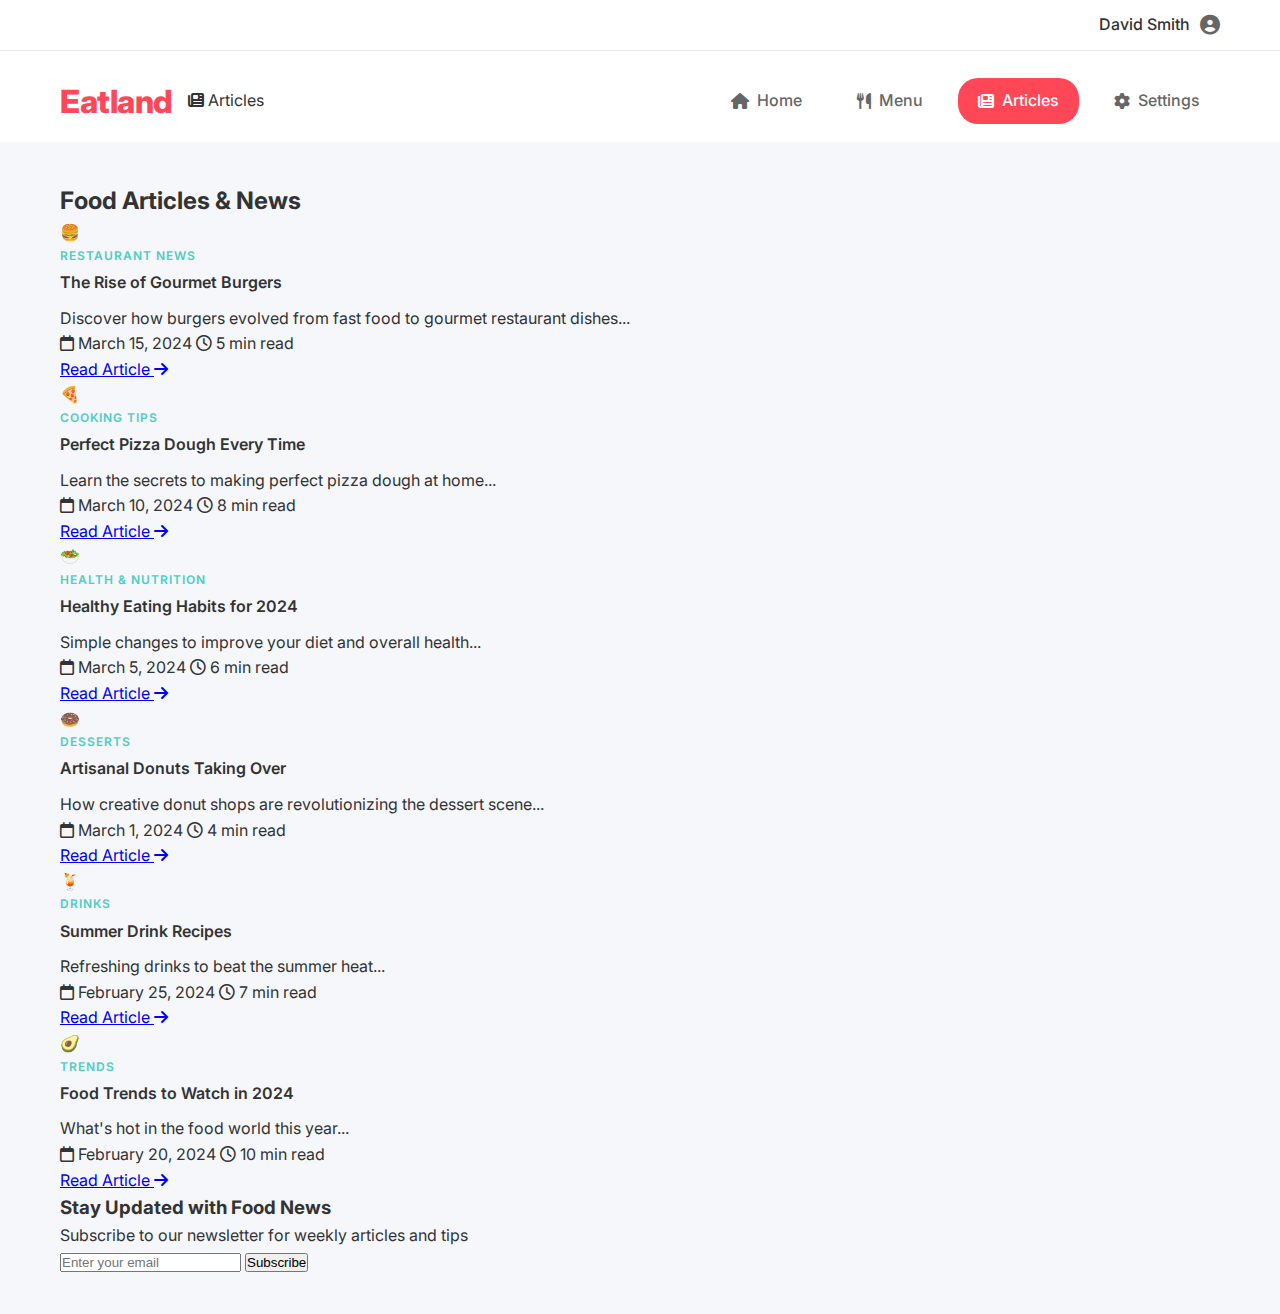
<file: articles.html>
<!DOCTYPE html>
<html lang="en">
<head>
    <meta charset="UTF-8">
    <meta name="viewport" content="width=device-width, initial-scale=1.0">
    <title>Eatland - Articles</title>
    <link rel="stylesheet" href="css/style.css">
    <link rel="stylesheet" href="https://cdnjs.cloudflare.com/ajax/libs/font-awesome/6.4.0/css/all.min.css">
    <link href="https://fonts.googleapis.com/css2?family=Inter:wght@300;400;500;600;700;800&display=swap" rel="stylesheet">
</head>
<body>
    <!-- TOP BAR -->
    <div class="top-bar">
        <div class="container">
            <div class="user-area">
                <span class="user-name">David Smith</span>
                <i class="fas fa-user-circle user-icon"></i>
            </div>
        </div>
    </div>

    <!-- HEADER -->
    <header class="main-header">
        <div class="container">
            <div class="header-content">
                <div class="logo-area">
                    <h1 class="logo">Eatland</h1>
                    <span class="page-label">
                        <i class="fas fa-newspaper"></i> Articles
                    </span>
                </div>
                
                <!-- NAVIGATION -->
                <nav class="main-nav">
                    <ul class="nav-menu">
                        <li><a href="index.html" class="nav-item">
                            <i class="fas fa-home"></i> Home
                        </a></li>
                        <li><a href="menu.html" class="nav-item">
                            <i class="fas fa-utensils"></i> Menu
                        </a></li>
                        <li><a href="articles.html" class="nav-item active">
                            <i class="fas fa-newspaper"></i> Articles
                        </a></li>
                        <li><a href="settings.html" class="nav-item">
                            <i class="fas fa-cog"></i> Settings
                        </a></li>
                    </ul>
                </nav>
            </div>
        </div>
    </header>

    <!-- MAIN CONTENT -->
    <main class="main-content">
        <div class="container">
            <h2 class="page-title">Food Articles & News</h2>
            
            <!-- ARTICLES GRID -->
            <div class="articles-grid">
                <!-- ARTICLE 1 -->
                <article class="article-card">
                    <div class="article-image">
                        <div class="image-placeholder">🍔</div>
                    </div>
                    <div class="article-content">
                        <span class="article-category">Restaurant News</span>
                        <h3 class="article-title">The Rise of Gourmet Burgers</h3>
                        <p class="article-excerpt">Discover how burgers evolved from fast food to gourmet restaurant dishes...</p>
                        <div class="article-meta">
                            <span class="article-date">
                                <i class="far fa-calendar"></i> March 15, 2024
                            </span>
                            <span class="article-read-time">
                                <i class="far fa-clock"></i> 5 min read
                            </span>
                        </div>
                        <a href="#" class="read-more-btn">Read Article <i class="fas fa-arrow-right"></i></a>
                    </div>
                </article>

                <!-- ARTICLE 2 -->
                <article class="article-card">
                    <div class="article-image">
                        <div class="image-placeholder">🍕</div>
                    </div>
                    <div class="article-content">
                        <span class="article-category">Cooking Tips</span>
                        <h3 class="article-title">Perfect Pizza Dough Every Time</h3>
                        <p class="article-excerpt">Learn the secrets to making perfect pizza dough at home...</p>
                        <div class="article-meta">
                            <span class="article-date">
                                <i class="far fa-calendar"></i> March 10, 2024
                            </span>
                            <span class="article-read-time">
                                <i class="far fa-clock"></i> 8 min read
                            </span>
                        </div>
                        <a href="#" class="read-more-btn">Read Article <i class="fas fa-arrow-right"></i></a>
                    </div>
                </article>

                <!-- ARTICLE 3 -->
                <article class="article-card">
                    <div class="article-image">
                        <div class="image-placeholder">🥗</div>
                    </div>
                    <div class="article-content">
                        <span class="article-category">Health & Nutrition</span>
                        <h3 class="article-title">Healthy Eating Habits for 2024</h3>
                        <p class="article-excerpt">Simple changes to improve your diet and overall health...</p>
                        <div class="article-meta">
                            <span class="article-date">
                                <i class="far fa-calendar"></i> March 5, 2024
                            </span>
                            <span class="article-read-time">
                                <i class="far fa-clock"></i> 6 min read
                            </span>
                        </div>
                        <a href="#" class="read-more-btn">Read Article <i class="fas fa-arrow-right"></i></a>
                    </div>
                </article>

                <!-- ARTICLE 4 -->
                <article class="article-card">
                    <div class="article-image">
                        <div class="image-placeholder">🍩</div>
                    </div>
                    <div class="article-content">
                        <span class="article-category">Desserts</span>
                        <h3 class="article-title">Artisanal Donuts Taking Over</h3>
                        <p class="article-excerpt">How creative donut shops are revolutionizing the dessert scene...</p>
                        <div class="article-meta">
                            <span class="article-date">
                                <i class="far fa-calendar"></i> March 1, 2024
                            </span>
                            <span class="article-read-time">
                                <i class="far fa-clock"></i> 4 min read
                            </span>
                        </div>
                        <a href="#" class="read-more-btn">Read Article <i class="fas fa-arrow-right"></i></a>
                    </div>
                </article>

                <!-- ARTICLE 5 -->
                <article class="article-card">
                    <div class="article-image">
                        <div class="image-placeholder">🍹</div>
                    </div>
                    <div class="article-content">
                        <span class="article-category">Drinks</span>
                        <h3 class="article-title">Summer Drink Recipes</h3>
                        <p class="article-excerpt">Refreshing drinks to beat the summer heat...</p>
                        <div class="article-meta">
                            <span class="article-date">
                                <i class="far fa-calendar"></i> February 25, 2024
                            </span>
                            <span class="article-read-time">
                                <i class="far fa-clock"></i> 7 min read
                            </span>
                        </div>
                        <a href="#" class="read-more-btn">Read Article <i class="fas fa-arrow-right"></i></a>
                    </div>
                </article>

                <!-- ARTICLE 6 -->
                <article class="article-card">
                    <div class="article-image">
                        <div class="image-placeholder">🥑</div>
                    </div>
                    <div class="article-content">
                        <span class="article-category">Trends</span>
                        <h3 class="article-title">Food Trends to Watch in 2024</h3>
                        <p class="article-excerpt">What's hot in the food world this year...</p>
                        <div class="article-meta">
                            <span class="article-date">
                                <i class="far fa-calendar"></i> February 20, 2024
                            </span>
                            <span class="article-read-time">
                                <i class="far fa-clock"></i> 10 min read
                            </span>
                        </div>
                        <a href="#" class="read-more-btn">Read Article <i class="fas fa-arrow-right"></i></a>
                    </div>
                </article>
            </div>

            <!-- NEWSLETTER -->
            <div class="newsletter-section">
                <div class="newsletter-content">
                    <h3 class="newsletter-title">Stay Updated with Food News</h3>
                    <p class="newsletter-text">Subscribe to our newsletter for weekly articles and tips</p>
                    <form class="newsletter-form">
                        <input type="email" placeholder="Enter your email" class="newsletter-input" required>
                        <button type="submit" class="newsletter-btn">Subscribe</button>
                    </form>
                </div>
            </div>
        </div>
    </main>
    

    <!-- FOOTER -->
    <footer class="main
</file>
<file: css/style.css>
/* RESET & BASE STYLES */
* {
    margin: 0;
    padding: 0;
    box-sizing: border-box;
}

body {
    font-family: 'Inter', sans-serif;
    background-color: #f5f7fa;
    color: #333;
    line-height: 1.6;
    min-height: 100vh;
    display: flex;
    flex-direction: column;
}

.container {
    width: 100%;
    max-width: 1200px;
    margin: 0 auto;
    padding: 0 20px;
}

/* TOP BAR */
.top-bar {
    background-color: #fff;
    padding: 12px 0;
    border-bottom: 1px solid #eaeaea;
}

.user-area {
    display: flex;
    justify-content: flex-end;
    align-items: center;
    gap: 10px;
}

.user-name {
    font-size: 16px;
    font-weight: 500;
    color: #333;
}

.user-icon {
    color: #666;
    font-size: 20px;
}

/* HEADER */
.main-header {
    padding: 25px 0 15px;
    background-color: #fff;
}

.header-content {
    display: flex;
    align-items: center;
}

.logo-area {
    display: flex;
    align-items: center;
    gap: 15px;
}

.logo {
    font-size: 32px;
    font-weight: 800;
    color: #ff4757;
    letter-spacing: -0.5px;
}

/* NAVIGATION */
.main-nav {
    margin-left: auto;
}

.nav-menu {
    display: flex;
    list-style: none;
    gap: 15px;
}

.nav-item {
    text-decoration: none;
    color: #666;
    font-weight: 500;
    padding: 10px 20px;
    border-radius: 20px;
    display: flex;
    align-items: center;
    gap: 8px;
    transition: all 0.3s ease;
}

.nav-item:hover {
    background-color: #f5f7fa;
    color: #ff4757;
}

.nav-item.active {
    background-color: #ff4757;
    color: white;
}

.nav-item i {
    font-size: 16px;
}

/* MAIN CONTENT */
.main-content {
    flex: 1;
    padding: 40px 0;
}

/* WELCOME SECTION */
.welcome-section {
    text-align: center;
    margin-bottom: 40px;
}

.welcome-title {
    font-size: 24px;
    font-weight: 400;
    color: #666;
    margin-bottom: 5px;
}

.brand-name {
    font-size: 64px;
    font-weight: 800;
    color: #ff4757;
    letter-spacing: -1px;
    line-height: 1;
}

/* CATEGORY FILTER */
.category-filter {
    margin-bottom: 30px;
    overflow-x: auto;
    padding-bottom: 10px;
}

.filter-tabs {
    display: flex;
    gap: 15px;
    justify-content: center;
    min-width: fit-content;
}

.filter-tab {
    padding: 12px 30px;
    border: 2px solid #e0e0e0;
    background: transparent;
    border-radius: 25px;
    font-size: 16px;
    font-weight: 500;
    color: #666;
    cursor: pointer;
    transition: all 0.3s ease;
    white-space: nowrap;
}

.filter-tab:hover {
    border-color: #ff4757;
    color: #ff4757;
}

.filter-tab.active {
    background-color: #ff4757;
    border-color: #ff4757;
    color: white;
}

/* AUTH BUTTONS */
.auth-buttons {
    display: flex;
    justify-content: center;
    gap: 20px;
    margin-bottom: 40px;
}

.sign-in-btn,
.sign-up-btn {
    padding: 14px 40px;
    border: none;
    border-radius: 25px;
    font-size: 16px;
    font-weight: 600;
    cursor: pointer;
    transition: all 0.3s ease;
    display: flex;
    align-items: center;
    gap: 10px;
}

.sign-in-btn {
    background-color: transparent;
    border: 2px solid #ff4757;
    color: #ff4757;
}

.sign-in-btn:hover {
    background-color: #ff4757;
    color: white;
}

.sign-up-btn {
    background-color: #ff4757;
    color: white;
    border: 2px solid #ff4757;
}

.sign-up-btn:hover {
    background-color: #ff2e43;
    border-color: #ff2e43;
}

/* PROMOTION BANNER */
.promotion-banner {
    background: linear-gradient(135deg, #ff7e5f 0%, #feb47b 100%);
    border-radius: 20px;
    padding: 40px;
    margin: 20px 0;
    text-align: center;
    box-shadow: 0 10px 30px rgba(255, 71, 87, 0.2);
}

.promo-content {
    display: flex;
    flex-direction: column;
    align-items: center;
    gap: 15px;
}

.promo-badge {
    background-color: white;
    color: #ff4757;
    font-size: 48px;
    font-weight: 800;
    padding: 5px 30px;
    border-radius: 15px;
    display: inline-block;
    box-shadow: 0 5px 15px rgba(0, 0, 0, 0.1);
}

.promo-text {
    color: white;
    font-size: 24px;
    font-weight: 600;
    text-transform: lowercase;
}

/* FOOD ITEMS SECTION */
.food-items-section {
    margin-top: 40px;
    background-color: white;
    border-radius: 15px;
    padding: 25px;
    box-shadow: 0 5px 15px rgba(0, 0, 0, 0.05);
}

.section-header {
    display: flex;
    justify-content: space-between;
    align-items: center;
    margin-bottom: 25px;
    padding-bottom: 15px;
    border-bottom: 1px solid #eee;
}

.section-title {
    font-size: 22px;
    font-weight: 700;
    color: #333;
}

.view-all-link {
    color: #ff4757;
    text-decoration: none;
    font-weight: 500;
    display: flex;
    align-items: center;
    gap: 5px;
    transition: all 0.3s ease;
}

.view-all-link:hover {
    gap: 10px;
}

/* MENU ITEMS GRID */
.menu-items-grid {
    display: grid;
    grid-template-columns: repeat(auto-fill, minmax(280px, 1fr));
    gap: 25px;
}

.menu-item-card {
    background: white;
    border-radius: 15px;
    overflow: hidden;
    box-shadow: 0 5px 15px rgba(0, 0, 0, 0.08);
    transition: transform 0.3s ease, box-shadow 0.3s ease;
    border: 1px solid #eee;
}

.menu-item-card:hover {
    transform: translateY(-5px);
    box-shadow: 0 8px 25px rgba(0, 0, 0, 0.1);
    border-color: #ff4757;
}

.menu-item-image {
    height: 180px;
    background: linear-gradient(135deg, #ff7e5f 0%, #feb47b 100%);
    display: flex;
    align-items: center;
    justify-content: center;
    font-size: 70px;
    position: relative;
}

.item-category-badge {
    position: absolute;
    top: 15px;
    left: 15px;
    background-color: rgba(255, 255, 255, 0.9);
    color: #ff4757;
    padding: 5px 12px;
    border-radius: 15px;
    font-size: 12px;
    font-weight: 600;
    text-transform: uppercase;
}

.menu-item-info {
    padding: 20px;
}

.menu-item-name {
    font-size: 18px;
    font-weight: 600;
    color: #333;
    margin-bottom: 10px;
    line-height: 1.3;
}

.menu-item-desc {
    color: #666;
    font-size: 14px;
    line-height: 1.5;
    margin-bottom: 20px;
    min-height: 60px;
}

.menu-item-footer {
    display: flex;
    justify-content: space-between;
    align-items: center;
}

.menu-item-price {
    font-size: 24px;
    font-weight: 700;
    color: #ff4757;
}

.add-btn {
    width: 45px;
    height: 45px;
    border-radius: 50%;
    background-color: #ff4757;
    color: white;
    border: none;
    font-size: 18px;
    cursor: pointer;
    display: flex;
    align-items: center;
    justify-content: center;
    transition: all 0.3s ease;
}

.add-btn:hover {
    background-color: #ff2e43;
    transform: scale(1.1);
}

/* ARTICLES SECTION */
.articles-section {
    margin-top: 40px;
    background-color: white;
    border-radius: 15px;
    padding: 25px;
    box-shadow: 0 5px 15px rgba(0, 0, 0, 0.05);
}

.articles-content {
    display: flex;
    flex-direction: column;
    gap: 15px;
}

.article-item {
    display: flex;
    align-items: center;
    gap: 15px;
    padding: 20px;
    border-radius: 12px;
    border: none;
    transition: transform 0.3s ease, box-shadow 0.3s ease;
    position: relative;
    overflow: hidden;
}

.article-item:hover {
    transform: translateY(-5px);
    box-shadow: 0 10px 25px rgba(0, 0, 0, 0.1);
}

/* Article Icon */
.article-icon {
    width: 50px;
    height: 50px;
    border-radius: 12px;
    display: flex;
    align-items: center;
    justify-content: center;
    font-size: 20px;
    flex-shrink: 0;
}

/* Article Content */
.article-content {
    flex: 1;
}

.article-title {
    font-size: 16px;
    font-weight: 600;
    color: #333;
    margin-bottom: 10px;
}

.article-category {
    color: #4ecdc4;
    font-size: 12px;
    font-weight: 600;
    text-transform: uppercase;
    letter-spacing: 1px;
    margin-bottom: 5px;
    display: block;
}

.article-stats {
    background-color: rgba(255, 255, 255, 0.9);
    padding: 12px 15px;
    border-radius: 8px;
    margin-top: 10px;
}

.stat-item {
    display: flex;
    justify-content: space-between;
    align-items: center;
}

.stat-label {
    color: #666;
    font-weight: 500;
    font-size: 14px;
}

.stat-value {
    font-size: 18px;
    font-weight: 700;
}

/* COVID ITEM - Blue Theme */
.covid-item {
    background: linear-gradient(135deg, #e3f2fd 0%, #bbdefb 100%);
    border-left: 5px solid #2196f3;
}

.covid-item .article-icon {
    background-color: #2196f3;
    color: white;
}

.covid-item .stat-value {
    color: #2196f3;
}

/* SALE ITEM - Red/Orange Theme */
.sale-item {
    background: linear-gradient(135deg, #ffebee 0%, #ffcdd2 100%);
    border-left: 5px solid #ff4757;
}

.sale-item .article-icon {
    background-color: #ff4757;
    color: white;
}

.sale-item .stat-value {
    color: #ff4757;
}

/* SALAD ITEM - Green Theme */
.salad-item {
    background: linear-gradient(135deg, #e8f5e9 0%, #c8e6c9 100%);
    border-left: 5px solid #4ecdc4;
}

.salad-item .article-icon {
    background-color: #4ecdc4;
    color: white;
}

.salad-item .stat-value {
    color: #4ecdc4;
}

/* Animation for icons */
.article-icon i {
    transition: transform 0.3s ease;
}

.article-item:hover .article-icon i {
    transform: scale(1.2);
}

/* DELIVERY BANNER */
.delivery-banner {
    background: linear-gradient(135deg, #6a11cb 0%, #2575fc 100%);
    border-radius: 20px;
    padding: 50px;
    margin: 40px 0;
    color: white;
    text-align: center;
}

.delivery-content {
    position: relative;
    z-index: 1;
}

.delivery-title {
    font-size: 48px;
    font-weight: 800;
    margin-bottom: 15px;
    letter-spacing: 1px;
}

.delivery-text {
    font-size: 18px;
    opacity: 0.9;
    margin-bottom: 30px;
    max-width: 600px;
    margin-left: auto;
    margin-right: auto;
    line-height: 1.6;
}

.learn-more-btn {
    display: inline-flex;
    align-items: center;
    gap: 10px;
    background-color: white;
    color: #6a11cb;
    padding: 15px 35px;
    border-radius: 30px;
    text-decoration: none;
    font-weight: 600;
    font-size: 18px;
    transition: all 0.3s ease;
    box-shadow: 0 5px 20px rgba(0, 0, 0, 0.2);
}

.learn-more-btn:hover {
    transform: translateY(-3px);
    box-shadow: 0 8px 25px rgba(0, 0, 0, 0.3);
    gap: 15px;
}

/* SALAD SECTION */
.salad-section {
    background-color: white;
    border-radius: 20px;
    padding: 40px;
    margin: 40px 0;
    box-shadow: 0 5px 25px rgba(0, 0, 0, 0.08);
    border: 1px solid #eee;
}

.salad-content {
    display: flex;
    justify-content: space-between;
    align-items: center;
    flex-wrap: wrap;
    gap: 20px;
}

.salad-header {
    flex: 1;
    min-width: 200px;
}

.salad-category {
    color: #4ecdc4;
    font-size: 14px;
    font-weight: 600;
    text-transform: uppercase;
    letter-spacing: 2px;
    margin-bottom: 10px;
}

.salad-title {
    font-size: 36px;
    font-weight: 700;
    color: #333;
    margin: 0;
}

.salad-stats {
    flex: 1;
    min-width: 200px;
    text-align: right;
}

.salad-stat {
    background: linear-gradient(135deg, #f093fb 0%, #f5576c 100%);
    padding: 25px 35px;
    border-radius: 15px;
    display: inline-block;
    text-align: center;
    min-width: 180px;
}

.stat-number {
    display: block;
    font-size: 32px;
    font-weight: 700;
    color: white;
    margin-bottom: 5px;
}

.stat-label {
    display: block;
    font-size: 16px;
    color: rgba(255, 255, 255, 0.9);
    font-weight: 500;
}

/* APP DOWNLOAD SECTION */
.app-download-section {
    background: linear-gradient(135deg, #43e97b 0%, #38f9d7 100%);
    border-radius: 20px;
    padding: 50px;
    margin: 40px 0;
    text-align: center;
}

.app-content {
    max-width: 600px;
    margin: 0 auto;
}

.app-title {
    font-size: 36px;
    font-weight: 700;
    color: white;
    margin-bottom: 15px;
}

.app-text {
    font-size: 18px;
    color: rgba(255, 255, 255, 0.9);
    margin-bottom: 40px;
}

.app-buttons {
    display: flex;
    justify-content: center;
    gap: 20px;
    flex-wrap: wrap;
}

.app-store-btn {
    display: flex;
    align-items: center;
    gap: 15px;
    background-color: rgba(0, 0, 0, 0.2);
    padding: 15px 25px;
    border-radius: 12px;
    text-decoration: none;
    color: white;
    transition: all 0.3s ease;
    min-width: 180px;
}

.app-store-btn:hover {
    background-color: rgba(0, 0, 0, 0.3);
    transform: translateY(-3px);
}

.app-store-btn i {
    font-size: 32px;
}

.app-btn-text {
    display: flex;
    flex-direction: column;
    text-align: left;
}

.small-text {
    font-size: 12px;
    opacity: 0.8;
}

.large-text {
    font-size: 18px;
    font-weight: 600;
}

/* FOOTER */
.main-footer {
    background-color: #1a1a1a;
    color: #999;
    padding: 40px 0;
    margin-top: 60px;
}

.footer-content {
    display: flex;
    justify-content: space-between;
    align-items: center;
    flex-wrap: wrap;
    gap: 20px;
}

.copyright {
    font-size: 14px;
    opacity: 0.8;
}

.footer-links {
    display: flex;
    gap: 30px;
}

.footer-link {
    color: #999;
    text-decoration: none;
    font-size: 14px;
    transition: color 0.3s ease;
}

.footer-link:hover {
    color: white;
}

/* ============================================== */
/* LANDING PAGE NEW SECTIONS */
/* ============================================== */

/* Landing Sections */
.landing-section {
    margin-bottom: 60px;
}

/* BLOCK 2: PROJECT STORY */
.story-section {
    background-color: white;
    border-radius: 20px;
    padding: 40px;
    box-shadow: 0 5px 25px rgba(0, 0, 0, 0.08);
}

.story-content {
    display: grid;
    grid-template-columns: 1fr 2fr;
    gap: 40px;
    align-items: center;
}

.story-image {
    height: 300px;
    background: linear-gradient(135deg, #ff7e5f 0%, #feb47b 100%);
    border-radius: 15px;
    display: flex;
    align-items: center;
    justify-content: center;
    font-size: 100px;
}

.story-text h3 {
    font-size: 28px;
    font-weight: 700;
    color: #333;
    margin-bottom: 20px;
}

.story-text p {
    color: #666;
    line-height: 1.6;
    margin-bottom: 20px;
    font-size: 16px;
}

.story-stats {
    display: grid;
    grid-template-columns: repeat(3, 1fr);
    gap: 20px;
    margin-top: 30px;
}

.story-stat {
    text-align: center;
    padding: 20px;
    background-color: #f8f9fa;
    border-radius: 10px;
    transition: transform 0.3s ease;
}

.story-stat:hover {
    transform: translateY(-5px);
    background-color: #fff;
    box-shadow: 0 5px 15px rgba(0, 0, 0, 0.1);
}

.story-stat .stat-number {
    display: block;
    font-size: 32px;
    font-weight: 800;
    color: #ff4757;
    margin-bottom: 5px;
}

.story-stat .stat-label {
    display: block;
    color: #666;
    font-weight: 500;
    font-size: 14px;
}

/* BLOCK 4: TRUST BLOCKS - Testimonials */
.testimonials-section {
    margin-top: 40px;
    background-color: white;
    border-radius: 20px;
    padding: 30px;
    box-shadow: 0 5px 25px rgba(0, 0, 0, 0.08);
}

.testimonials-grid {
    display: grid;
    grid-template-columns: repeat(auto-fit, minmax(280px, 1fr));
    gap: 20px;
    margin-top: 25px;
}

.testimonial-card {
    background-color: #f8f9fa;
    border-radius: 12px;
    padding: 25px;
    border-left: 4px solid #ff4757;
    transition: transform 0.3s ease;
}

.testimonial-card:hover {
    transform: translateY(-5px);
    background-color: white;
    box-shadow: 0 8px 25px rgba(0, 0, 0, 0.1);
}

.testimonial-header {
    display: flex;
    align-items: center;
    gap: 15px;
    margin-bottom: 15px;
}

.customer-avatar {
    width: 50px;
    height: 50px;
    background: linear-gradient(135deg, #ff7e5f 0%, #feb47b 100%);
    border-radius: 50%;
    display: flex;
    align-items: center;
    justify-content: center;
    color: white;
    font-weight: 600;
    font-size: 18px;
}

.customer-info h4 {
    font-size: 16px;
    font-weight: 600;
    color: #333;
    margin-bottom: 5px;
}

.stars {
    color: #ffc107;
    font-size: 14px;
}

.testimonial-text {
    color: #666;
    font-size: 14px;
    line-height: 1.5;
    font-style: italic;
}

/* BLOCK 5: TARGET ACTION - Enhanced */
.action-section {
    text-align: center;
}

.action-content {
    max-width: 800px;
    margin: 0 auto;
}

.action-title {
    font-size: 48px;
    font-weight: 800;
    color: #333;
    margin-bottom: 15px;
}

.action-text {
    font-size: 20px;
    color: #666;
    margin-bottom: 30px;
    max-width: 600px;
    margin-left: auto;
    margin-right: auto;
}

.urgent-cta {
    margin: 40px 0;
}

.cta-primary {
    background: linear-gradient(135deg, #ff4757 0%, #ff2e43 100%);
    color: white;
    border: none;
    padding: 20px 50px;
    border-radius: 50px;
    font-size: 22px;
    font-weight: 700;
    cursor: pointer;
    display: inline-flex;
    align-items: center;
    gap: 15px;
    transition: all 0.3s ease;
    box-shadow: 0 10px 30px rgba(255, 71, 87, 0.3);
}

.cta-primary:hover {
    transform: translateY(-5px);
    box-shadow: 0 15px 40px rgba(255, 71, 87, 0.4);
    gap: 20px;
}

.cta-note {
    margin-top: 15px;
    color: #ff4757;
    font-weight: 500;
    font-size: 14px;
}

/* Smooth Scrolling for Navigation */
html {
    scroll-behavior: smooth;
}

/* ============================================== */
/* RESPONSIVE DESIGN - ALL BREAKPOINTS */
/* ============================================== */

/* 992-1199 px - Tablet landscape to desktop */
@media (max-width: 1199px) and (min-width: 992px) {
    .menu-items-grid {
        grid-template-columns: repeat(3, 1fr);
    }
    
    .brand-name {
        font-size: 56px;
    }
    
    .delivery-title {
        font-size: 42px;
    }
    
    .app-store-btn {
        min-width: 160px;
    }
    
    .promo-badge {
        font-size: 42px;
    }
    
    .story-content {
        gap: 30px;
    }
    
    .story-image {
        height: 250px;
        font-size: 80px;
    }
}

/* 768-991 px - Tablet */
@media (max-width: 991px) and (min-width: 768px) {
    .header-content {
        flex-direction: column;
        gap: 20px;
    }
    
    .main-nav {
        margin-left: 0;
        width: 100%;
    }
    
    .nav-menu {
        justify-content: center;
        flex-wrap: wrap;
    }
    
    .menu-items-grid {
        grid-template-columns: repeat(3, 1fr);
    }
    
    .brand-name {
        font-size: 52px;
    }
    
    .delivery-title {
        font-size: 38px;
    }
    
    .app-store-btn {
        min-width: 150px;
    }
    
    .promo-badge {
        font-size: 38px;
    }
    
    .story-content {
        grid-template-columns: 1fr;
        gap: 30px;
    }
    
    .story-image {
        height: 200px;
        font-size: 70px;
    }
    
    .testimonials-grid {
        grid-template-columns: repeat(2, 1fr);
    }
}

/* 768 px and below - Tablet/mobile */
@media (max-width: 768px) {
    .brand-name {
        font-size: 48px;
    }
    
    .header-content {
        flex-direction: column;
        gap: 20px;
    }
    
    .main-nav {
        margin-left: 0;
        width: 100%;
    }
    
    .nav-menu {
        justify-content: center;
        flex-wrap: wrap;
    }
    
    .menu-items-grid {
        grid-template-columns: repeat(2, 1fr);
    }
    
    .delivery-title {
        font-size: 36px;
    }
    
    .delivery-text {
        font-size: 16px;
    }
    
    .salad-content {
        flex-direction: column;
        text-align: center;
    }
    
    .salad-stats {
        text-align: center;
    }
    
    .app-buttons {
        flex-direction: column;
        align-items: center;
    }
    
    .footer-content {
        flex-direction: column;
        text-align: center;
    }
    
    .footer-links {
        justify-content: center;
        flex-wrap: wrap;
    }
    
    .article-item {
        padding: 15px;
        gap: 12px;
    }
    
    .article-icon {
        width: 45px;
        height: 45px;
        font-size: 18px;
    }
    
    .stat-value {
        font-size: 16px;
    }
    
    .promo-badge {
        font-size: 36px;
    }
    
    .auth-buttons {
        gap: 15px;
    }
    
    .sign-in-btn,
    .sign-up-btn {
        padding: 12px 30px;
    }
    
    /* LANDING PAGE RESPONSIVE */
    .story-content {
        grid-template-columns: 1fr;
        gap: 30px;
    }
    
    .story-image {
        height: 200px;
        font-size: 70px;
    }
    
    .story-stats {
        grid-template-columns: repeat(2, 1fr);
    }
    
    .action-title {
        font-size: 36px;
    }
    
    .cta-primary {
        padding: 18px 30px;
        font-size: 18px;
    }
    
    .testimonials-grid {
        grid-template-columns: repeat(2, 1fr);
    }
}

/* 576-768 px - Tablet portrait */
@media (max-width: 768px) and (min-width: 576px) {
    .menu-items-grid {
        grid-template-columns: repeat(2, 1fr);
    }
    
    .brand-name {
        font-size: 48px;
    }
    
    .delivery-title {
        font-size: 36px;
    }
    
    .auth-buttons {
        gap: 15px;
    }
    
    .sign-in-btn,
    .sign-up-btn {
        padding: 12px 30px;
    }
}

/* 460-576 px - Large phone */
@media (max-width: 576px) and (min-width: 460px) {
    .menu-items-grid {
        grid-template-columns: repeat(2, 1fr);
        gap: 15px;
    }
    
    .brand-name {
        font-size: 42px;
    }
    
    .welcome-title {
        font-size: 22px;
    }
    
    .delivery-title {
        font-size: 32px;
    }
    
    .promo-badge {
        font-size: 36px;
    }
    
    .promo-text {
        font-size: 20px;
    }
    
    .filter-tab {
        padding: 10px 20px;
        font-size: 14px;
    }
    
    .section-title {
        font-size: 20px;
    }
    
    .article-title {
        font-size: 15px;
    }
    
    .stat-value {
        font-size: 15px;
    }
    
    .article-item {
        flex-direction: column;
        text-align: center;
        gap: 15px;
    }
    
    .article-content {
        width: 100%;
    }
    
    .stat-item {
        justify-content: space-around;
    }
    
    .stat-label {
        font-size: 13px;
    }
    
    /* LANDING PAGE */
    .story-stats {
        grid-template-columns: 1fr;
    }
    
    .action-title {
        font-size: 28px;
    }
    
    .action-text {
        font-size: 16px;
    }
    
    .cta-primary {
        width: 100%;
        justify-content: center;
        padding: 16px 20px;
        font-size: 16px;
    }
    
    .testimonials-grid {
        grid-template-columns: 1fr;
    }
}

/* 414-460 px - Medium phone */
@media (max-width: 460px) and (min-width: 414px) {
    .menu-items-grid {
        grid-template-columns: repeat(2, 1fr);
        gap: 12px;
    }
    
    .brand-name {
        font-size: 38px;
    }
    
    .delivery-title {
        font-size: 28px;
    }
    
    .promo-badge {
        font-size: 32px;
        padding: 5px 20px;
    }
    
    .promo-text {
        font-size: 18px;
    }
    
    .sign-in-btn,
    .sign-up-btn {
        padding: 10px 20px;
        font-size: 14px;
    }
    
    .delivery-text {
        font-size: 16px;
    }
    
    .app-title {
        font-size: 28px;
    }
    
    .salad-title {
        font-size: 28px;
    }
    
    .stat-number {
        font-size: 28px;
    }
}

/* 375-413 px - Small phone */
@media (max-width: 413px) and (min-width: 375px) {
    .menu-items-grid {
        grid-template-columns: 1fr;
    }
    
    .brand-name {
        font-size: 36px;
    }
    
    .delivery-title {
        font-size: 26px;
    }
    
    .promotion-banner,
    .delivery-banner,
    .app-download-section {
        padding: 25px 15px;
    }
    
    .promo-badge {
        font-size: 28px;
    }
    
    .app-title {
        font-size: 24px;
    }
    
    .salad-title {
        font-size: 28px;
    }
    
    .stat-number {
        font-size: 28px;
    }
    
    .salad-stat {
        padding: 20px 25px;
    }
    
    /* LANDING PAGE */
    .testimonials-grid {
        grid-template-columns: 1fr;
    }
}

/* 320-374 px - Extra small phone */
@media (max-width: 374px) {
    .menu-items-grid {
        grid-template-columns: 1fr;
        gap: 15px;
    }
    
    .brand-name {
        font-size: 32px;
    }
    
    .delivery-title {
        font-size: 24px;
    }
    
    .promotion-banner,
    .delivery-banner,
    .app-download-section,
    .salad-section {
        padding: 20px 15px;
        margin: 25px 0;
    }
    
    .promo-badge {
        font-size: 24px;
        padding: 5px 15px;
    }
    
    .promo-text {
        font-size: 16px;
    }
    
    .app-title {
        font-size: 22px;
    }
    
    .app-text {
        font-size: 14px;
    }
    
    .salad-title {
        font-size: 24px;
    }
    
    .stat-number {
        font-size: 24px;
    }
    
    .footer-links {
        flex-direction: column;
        gap: 15px;
    }
    
    .learn-more-btn {
        width: 100%;
        justify-content: center;
    }
    
    /* LANDING PAGE */
    .action-title {
        font-size: 24px;
    }
    
    .cta-primary {
        padding: 14px 20px;
        font-size: 14px;
    }
}

/* 320 px and below - Minimum size */
@media (max-width: 320px) {
    .brand-name {
        font-size: 28px;
    }
    
    .welcome-title {
        font-size: 18px;
    }
    
    .filter-tabs {
        gap: 8px;
    }
    
    .filter-tab {
        padding: 8px 15px;
        font-size: 12px;
    }
    
    .sign-in-btn,
    .sign-up-btn {
        padding: 8px 15px;
        font-size: 12px;
    }
    
    .menu-item-image {
        height: 140px;
        font-size: 50px;
    }
}
</file>
